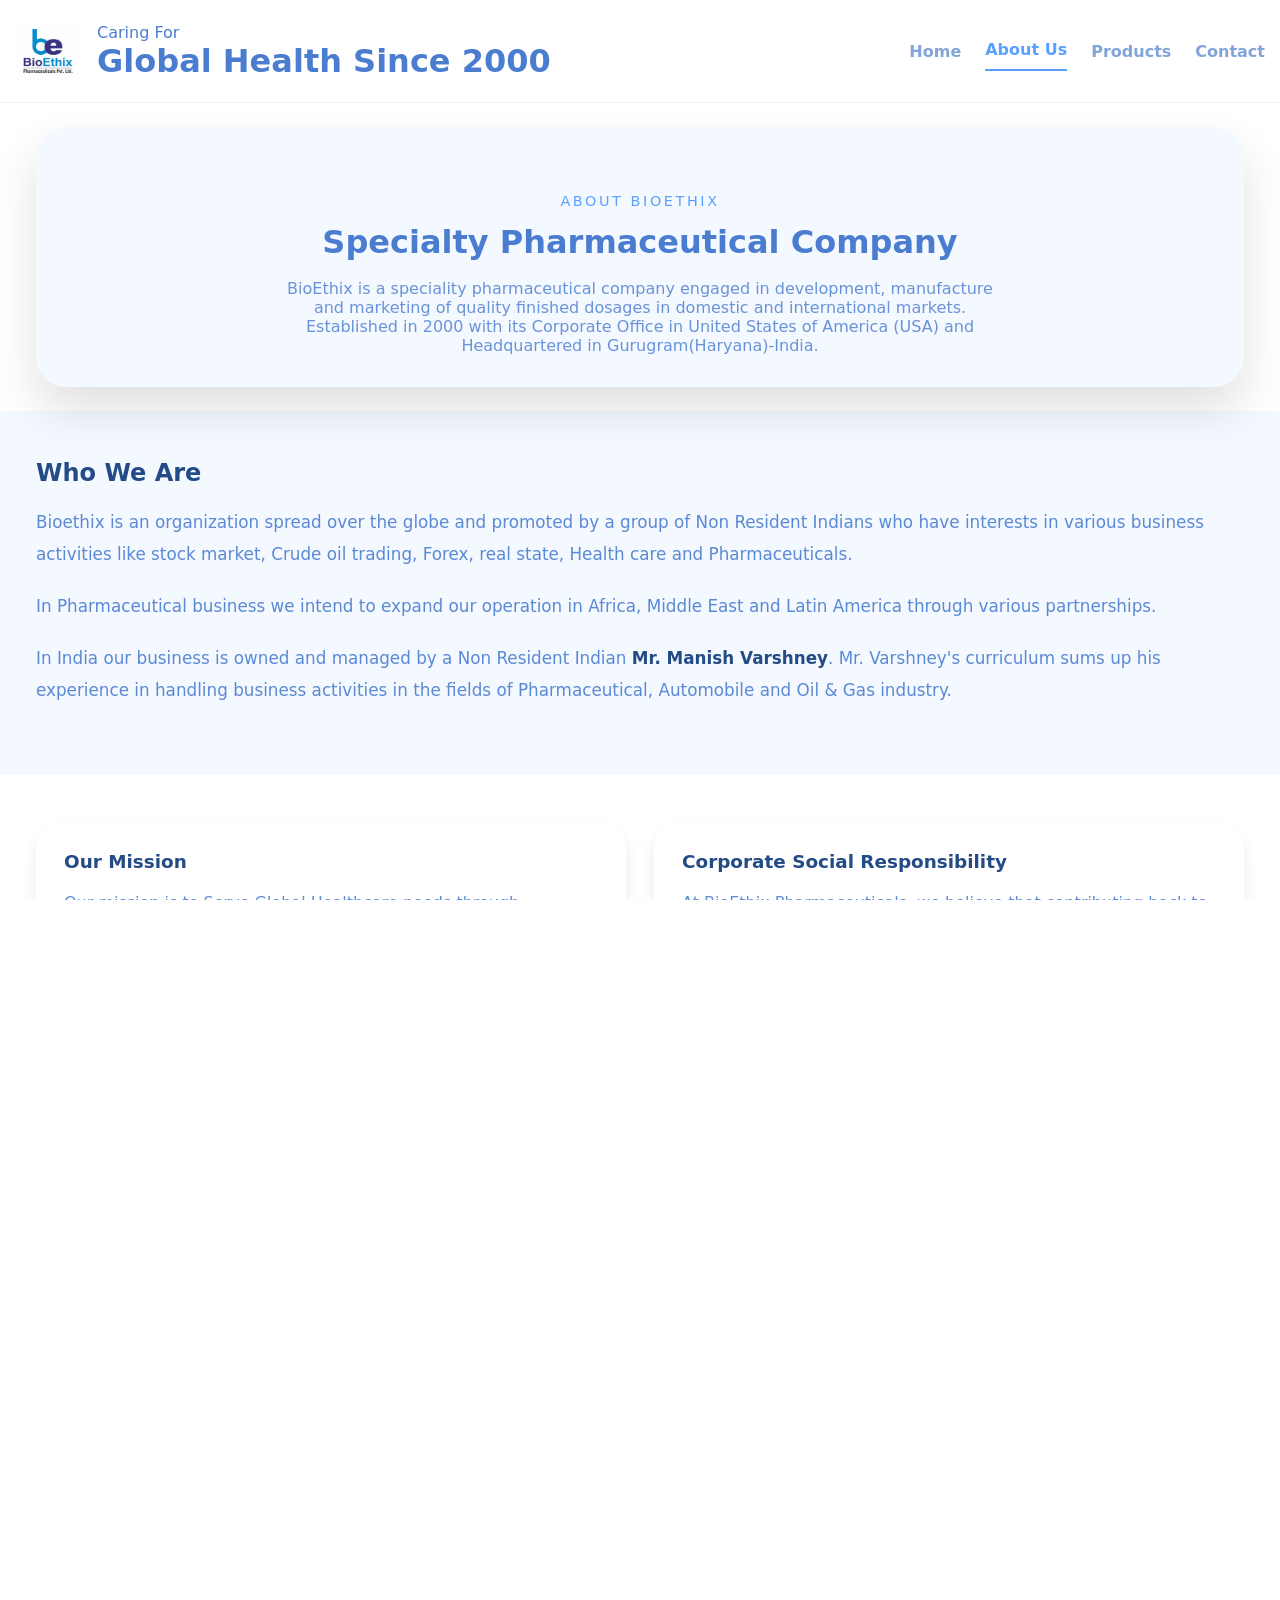
<file: about.html>
<!DOCTYPE html>
<html lang="en">
<head>
    <meta charset="UTF-8">
    <meta name="viewport" content="width=device-width, initial-scale=1.0, minimum-scale=1.0, maximum-scale=5.0, user-scalable=yes">
    <title>About Us | BioEthix Pharmaceuticals – Our Mission &amp; Values</title>
    <meta name="description" content="Learn about BioEthix Pharmaceuticals – a global specialty pharma company founded in 2000, led by NRI entrepreneurs, with operations in India, USA, Africa, and the Middle East.">
    <meta name="robots" content="index, follow">
    <link rel="canonical" href="https://www.bioethix.com/about.html">

    <!-- Open Graph -->
    <meta property="og:type" content="website">
    <meta property="og:url" content="https://www.bioethix.com/about.html">
    <meta property="og:title" content="About Us | BioEthix Pharmaceuticals">
    <meta property="og:description" content="Global specialty pharma company founded in 2000. Mission, values, and CSR commitment.">
    <meta property="og:image" content="https://www.bioethix.com/logo.jpeg">
    <meta property="og:site_name" content="BioEthix Pharmaceuticals">

    <!-- Twitter Card -->
    <meta name="twitter:card" content="summary_large_image">
    <meta name="twitter:title" content="About Us | BioEthix Pharmaceuticals">
    <meta name="twitter:description" content="Global specialty pharma company founded in 2000. Mission, values, and CSR commitment.">
    <meta name="twitter:image" content="https://www.bioethix.com/logo.jpeg">

    <!-- Schema.org: AboutPage -->
    <script type="application/ld+json">
    {
      "@context": "https://schema.org",
      "@type": "AboutPage",
      "name": "About BioEthix Pharmaceuticals",
      "url": "https://www.bioethix.com/about.html",
      "description": "BioEthix Pharmaceuticals is a specialty pharma company founded in 2000, engaged in development, manufacture and marketing of quality finished dosages.",
      "publisher": {
        "@type": "Organization",
        "name": "BioEthix Pharmaceuticals Pvt. Ltd.",
        "url": "https://www.bioethix.com"
      }
    }
    </script>

    <!-- Preload critical resources -->
    <link rel="preload" href="../styles/style.css" as="style">
    <link rel="preload" href="../scripts/script.js" as="script">

    <link rel="stylesheet" href="../styles/style.css">
    <noscript>
        <div style="background: #fff3cd; padding: 12px; text-align: center; border-bottom: 2px solid #ffc107;">
            Your browser does not support JavaScript. Some features may be limited.
        </div>
    </noscript>
    </head>
    <body>
    <header class="site-header">
        <a href="index.html" class="brand-logo">
            <img src="../assets/images/logo.jpeg" loading="lazy" alt="BioEthix Logo">
            <div>
                <p>Caring For</p>
                <h1>Global Health Since 2000</h1>
            </div>
        </a>
        <button class="nav-toggle" aria-label="Toggle navigation" aria-expanded="false">
            <span></span>
            <span></span>
            <span></span>
        </button>
        <nav class="site-nav">
            <a href="index.html">Home</a>
            <a href="about.html" class="active">About Us</a>
            <a href="products.html">Products</a>
            <a href="contact.html">Contact</a>
        </nav>
    </header>

    <main>
        <section class="page-section page-intro">
            <div>
                <span class="eyebrow">About BioEthix</span>
                <h2>Specialty Pharmaceutical Company</h2>
                <p>BioEthix is a speciality pharmaceutical company engaged in development, manufacture and marketing of quality finished dosages in domestic and international markets. Established in 2000 with its Corporate Office in United States of America (USA) and Headquartered in Gurugram(Haryana)-India.</p>
            </div>
        </section>

        <section class="about-company">
            <div class="about-content">
                <h3>Who We Are</h3>
                <p>Bioethix is an organization spread over the globe and promoted by a group of Non Resident Indians who have interests in various business activities like stock market, Crude oil trading, Forex, real state, Health care and Pharmaceuticals.</p>
                <p>In Pharmaceutical business we intend to expand our operation in Africa, Middle East and Latin America through various partnerships.</p>
                <p>In India our business is owned and managed by a Non Resident Indian <strong>Mr. Manish Varshney</strong>. Mr. Varshney's curriculum sums up his experience in handling business activities in the fields of Pharmaceutical, Automobile and Oil & Gas industry.</p>
            </div>
        </section>

        <section class="overview" id="vision">
            <article>
                <h3>Our Mission</h3>
                <p>Our mission is to Serve Global Healthcare needs through Empathy, Innovation and Technology. We believe that to ensure sustained growth, we need to clearly understand our customer's needs and use cutting edge technology to present innovative solutions.</p>
            </article>
            <article>
                <h3>Corporate Social Responsibility</h3>
                <p>At BioEthix Pharmaceuticals, we believe that contributing back to the society is not only a RESPONSIBILITY but a COMMITMENT. Our little value addition to the betterment of society is a part of our mission, in line with our commitment to human health.</p>
                <p>Through the years, BioEthix has strived to make the world around it a better place. Corporate Social Responsibility (CSR) is not just an integral part of our business but devotion; the promise of a brighter future for every life we touch.</p>
            </article>
            <article>
                <h3>Our Values</h3>
                <p>Integrity, innovation, patient focus, and quality guide every decision. We consider it our duty to contribute a share of our earnings towards health benefits to the less privileged, rural welfare to make life easier for rural poor and several charitable activities to do our part towards the welfare of society as a whole.</p>
            </article>
        </section>
    </main>

    <footer class="site-footer">
        <div>
            <h3>Quick Contacts</h3>
            <p>Questions? Our team is ready to help.</p>
            <p><a href="tel:8069278000">+91-8069278000</a></p>
            <p>Sattva Mind Comp Tech Park, Ground Floor, Office 1, 149-A, EPIP II Phase, Whitefield Industrial Area, Bengaluru – 560 066, India.</p>
        </div>
        <div class="footer-links">
            <a href="#">Terms of Use</a>
            <a href="#">Disclaimer</a>
        </div>
    </footer>
    <script>
        // Touch vs mouse detection
        document.documentElement.classList.add('no-touch');
        window.addEventListener('touchstart', function() {
            document.documentElement.classList.remove('no-touch');
            document.documentElement.classList.add('touch');
        }, { once: true });
    </script>
    <script src="../scripts/script.js"></script>
</body>
</html>
</file>
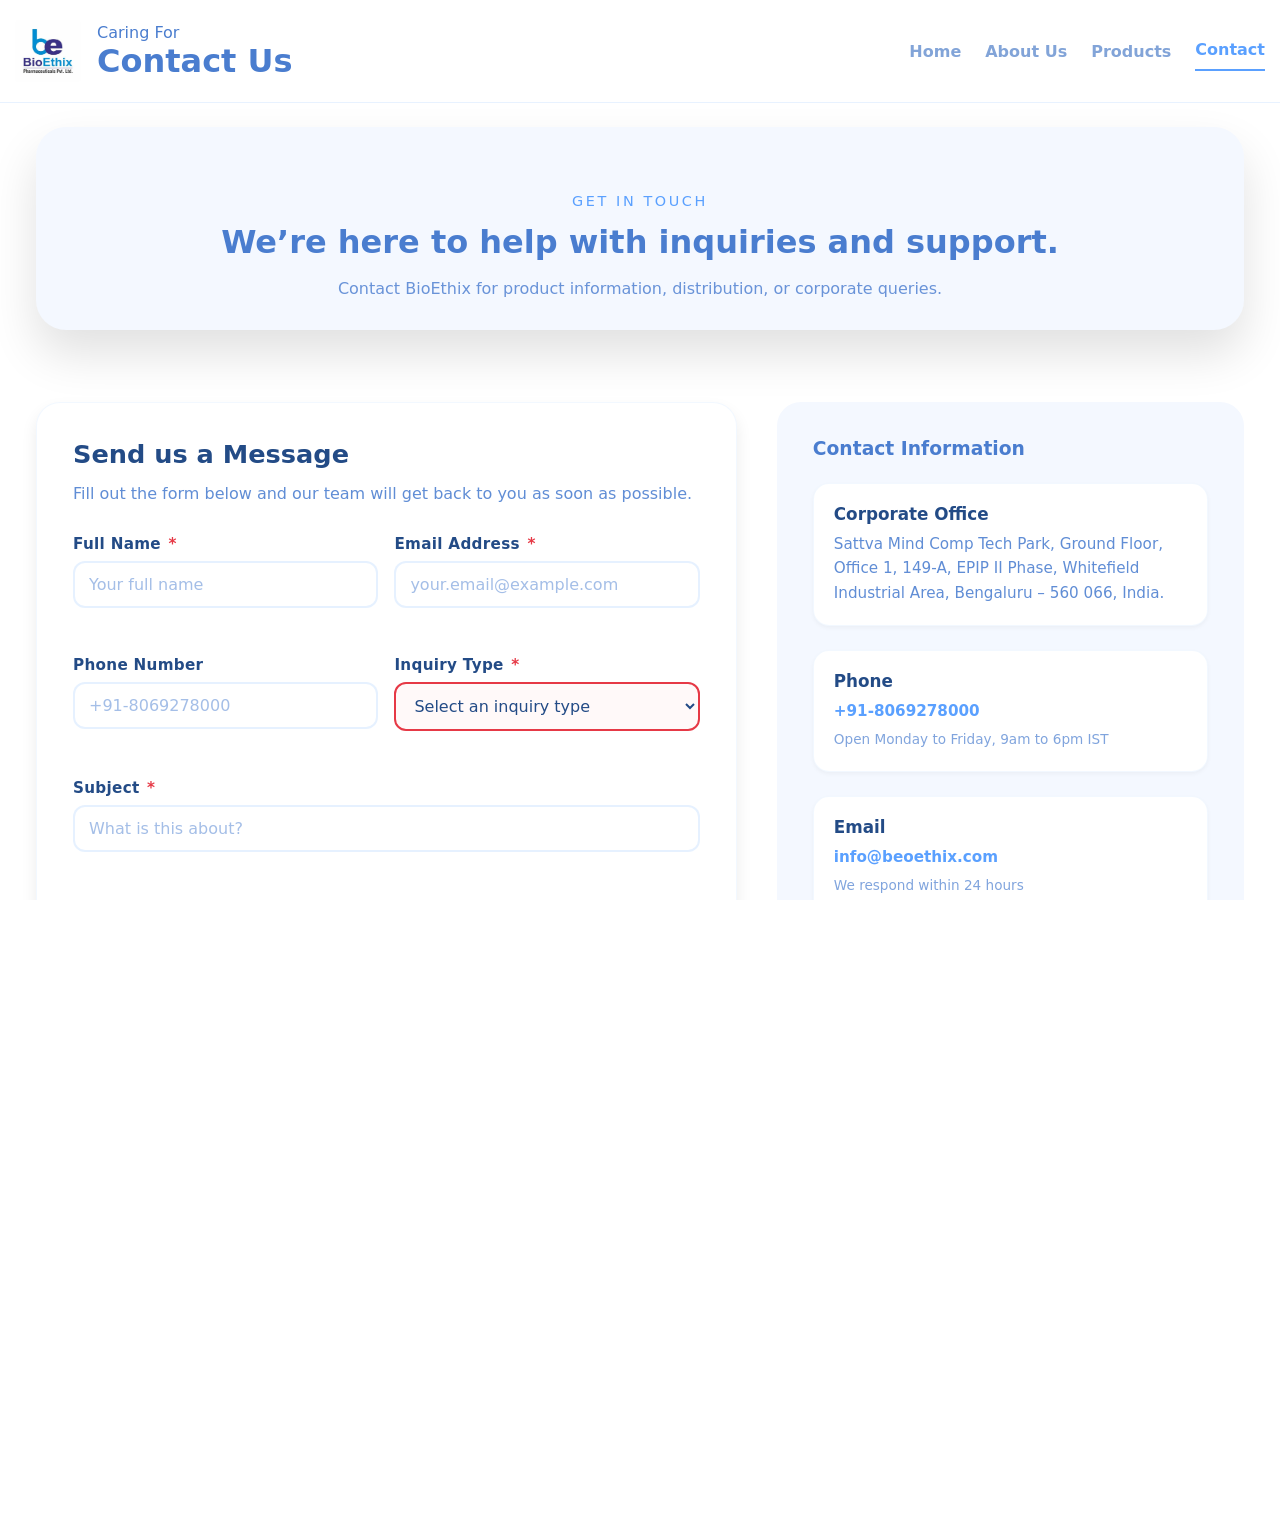
<file: contact.html>
<!DOCTYPE html>
<html lang="en">
<head>
    <meta charset="UTF-8">
    <meta name="viewport" content="width=device-width, initial-scale=1.0, minimum-scale=1.0, maximum-scale=5.0, user-scalable=yes">
    <title>Contact Us | BioEthix Pharmaceuticals – Gurugram, India</title>
    <meta name="description" content="Contact BioEthix Pharmaceuticals for product inquiries, distribution partnerships, or corporate queries. Call +91-8069278000 or email info@bioethix.com.">
    <meta name="robots" content="index, follow">
    <link rel="canonical" href="https://www.bioethix.com/contact.html">

    <!-- Open Graph -->
    <meta property="og:type" content="website">
    <meta property="og:url" content="https://www.bioethix.com/contact.html">
    <meta property="og:title" content="Contact Us | BioEthix Pharmaceuticals">
    <meta property="og:description" content="Reach BioEthix for product inquiries, distribution, or corporate queries. Bengaluru, India.">
    <meta property="og:image" content="https://www.bioethix.com/logo.jpeg">
    <meta property="og:site_name" content="BioEthix Pharmaceuticals">

    <!-- Twitter Card -->
    <meta name="twitter:card" content="summary_large_image">
    <meta name="twitter:title" content="Contact Us | BioEthix Pharmaceuticals">
    <meta name="twitter:description" content="Reach BioEthix for product inquiries, distribution, or corporate queries.">
    <meta name="twitter:image" content="https://www.bioethix.com/logo.jpeg">

    <!-- Schema.org: LocalBusiness / ContactPage -->
    <script type="application/ld+json">
    {
      "@context": "https://schema.org",
      "@type": "LocalBusiness",
      "name": "BioEthix Pharmaceuticals Pvt. Ltd.",
      "url": "https://www.bioethix.com",
      "telephone": "+91-8069278000",
      "email": "info@bioethix.com",
      "address": {
        "@type": "PostalAddress",
        "streetAddress": "Sattva Mind Comp Tech Park, Ground Floor, Office 1, 149-A, EPIP II Phase, Whitefield Industrial Area",
        "addressLocality": "Bengaluru",
        "postalCode": "560066",
        "addressCountry": "IN"
      },
      "openingHours": "Mo-Fr 09:00-18:00"
    }
    </script>

    <!-- Preload critical resources -->
    <link rel="preload" href="../styles/style.css" as="style">
    <link rel="preload" href="../scripts/script.js" as="script">

    <link rel="stylesheet" href="../styles/style.css">
    <noscript>
        <div style="background: #fff3cd; padding: 12px; text-align: center; border-bottom: 2px solid #ffc107;">
            Your browser does not support JavaScript. Some features may be limited.
        </div>
    </noscript>
    </head>
    <body>
    <header class="site-header">
        <a href="index.html" class="brand-logo">
            <img src="../assets/images/logo.jpeg" loading="lazy" alt="BioEthix Logo">
            <div>
                <p>Caring For</p>
                <h1>Contact Us</h1>
            </div>
        </a>
        <button class="nav-toggle" aria-label="Toggle navigation" aria-expanded="false">
            <span></span>
            <span></span>
            <span></span>
        </button>
        <nav class="site-nav">
            <a href="index.html">Home</a>
            <a href="about.html">About Us</a>
            <a href="products.html">Products</a>
            <a href="contact.html" class="active">Contact</a>
        </nav>
    </header>

    <main>
        <section class="page-section page-intro">
            <div>
                <span class="eyebrow">Get in Touch</span>
                <h2>We’re here to help with inquiries and support.</h2>
                <p>Contact BioEthix for product information, distribution, or corporate queries.</p>
            </div>
        </section>

        <section class="contact-form-section">
            <div class="form-container">
                <h2>Send us a Message</h2>
                <p>Fill out the form below and our team will get back to you as soon as possible.</p>
                
                <form id="contactForm" class="contact-form" action="#" method="POST" novalidate>
                    <div class="form-row">
                        <div class="form-group">
                            <label for="fullName">Full Name <span class="required">*</span></label>
                            <input type="text" id="fullName" name="fullName" autocomplete="name" inputmode="text" required placeholder="Your full name">
                            <span class="error-message" id="fullNameError"></span>
                        </div>
                        <div class="form-group">
                            <label for="email">Email Address <span class="required">*</span></label>
                            <input type="email" id="email" name="email" autocomplete="email" inputmode="email" required placeholder="your.email@example.com">
                            <span class="error-message" id="emailError"></span>
                        </div>
                    </div>

                    <div class="form-row">
                        <div class="form-group">
                            <label for="phone">Phone Number</label>
                            <input type="tel" id="phone" name="phone" autocomplete="tel" inputmode="tel" placeholder="+91-8069278000">
                            <span class="error-message" id="phoneError"></span>
                        </div>
                        <div class="form-group">
                            <label for="inquiryType">Inquiry Type <span class="required">*</span></label>
                            <select id="inquiryType" name="inquiryType" required>
                                <option value="">Select an inquiry type</option>
                                <option value="product">Product Information</option>
                                <option value="distribution">Distribution Partnership</option>
                                <option value="corporate">Corporate Query</option>
                                <option value="other">Other</option>
                            </select>
                            <span class="error-message" id="inquiryTypeError"></span>
                        </div>
                    </div>

                    <div class="form-group">
                        <label for="subject">Subject <span class="required">*</span></label>
                        <input type="text" id="subject" name="subject" autocomplete="off" inputmode="text" required placeholder="What is this about?">
                        <span class="error-message" id="subjectError"></span>
                    </div>

                    <div class="form-group">
                        <label for="message">Message <span class="required">*</span></label>
                        <textarea id="message" name="message" autocomplete="off" inputmode="text" required placeholder="Please provide details about your inquiry..." rows="6"></textarea>
                        <span class="error-message" id="messageError"></span>
                    </div>

                    <div class="form-group checkbox-group">
                        <label>
                            <input type="checkbox" id="terms" name="terms" required>
                            <span>I agree to the terms and privacy policy</span>
                        </label>
                        <span class="error-message" id="termsError"></span>
                    </div>

                    <button type="submit" class="btn btn-primary btn-submit">Send Message</button>
                    <div id="formMessage" class="form-message"></div>
                </form>
            </div>

            <div class="contact-info">
                <h3>Contact Information</h3>
                
                <article>
                    <h4>Corporate Office</h4>
                    <p>Sattva Mind Comp Tech Park, Ground Floor, Office 1, 149-A, EPIP II Phase, Whitefield Industrial Area, Bengaluru – 560 066, India.</p>
                </article>
                
                <article>
                    <h4>Phone</h4>
                    <p><a href="tel:+918069278000">+91-8069278000</a></p>
                    <p><small>Open Monday to Friday, 9am to 6pm IST</small></p>
                </article>
                
                <article>
                    <h4>Email</h4>
                    <p><a href="#" id="emailLink" data-email="aW5mb0BiZW9ldGhpeC5jb20=" rel="noopener noreferrer">[Protected Email]</a></p>
                    <p><small>We respond within 24 hours</small></p>
                </article>
            </div>
        </section>
    </main>

    <footer class="site-footer">
        <div>
            <h3>Quick Contacts</h3>
            <p>If you have any questions or need help, feel free to contact our team.</p>
            <p><a href="tel:8069278000">+91-8069278000</a></p>
        </div>
        <div class="footer-links">
            <a href="#">Terms of Use</a>
            <a href="#">Disclaimer</a>
        </div>
    </footer>
    <script>
        // Touch vs mouse detection
        document.documentElement.classList.add('no-touch');
        window.addEventListener('touchstart', function() {
            document.documentElement.classList.remove('no-touch');
            document.documentElement.classList.add('touch');
        }, { once: true });
    </script>
    <script src="../scripts/script.js"></script>
</body>
</html>
</file>
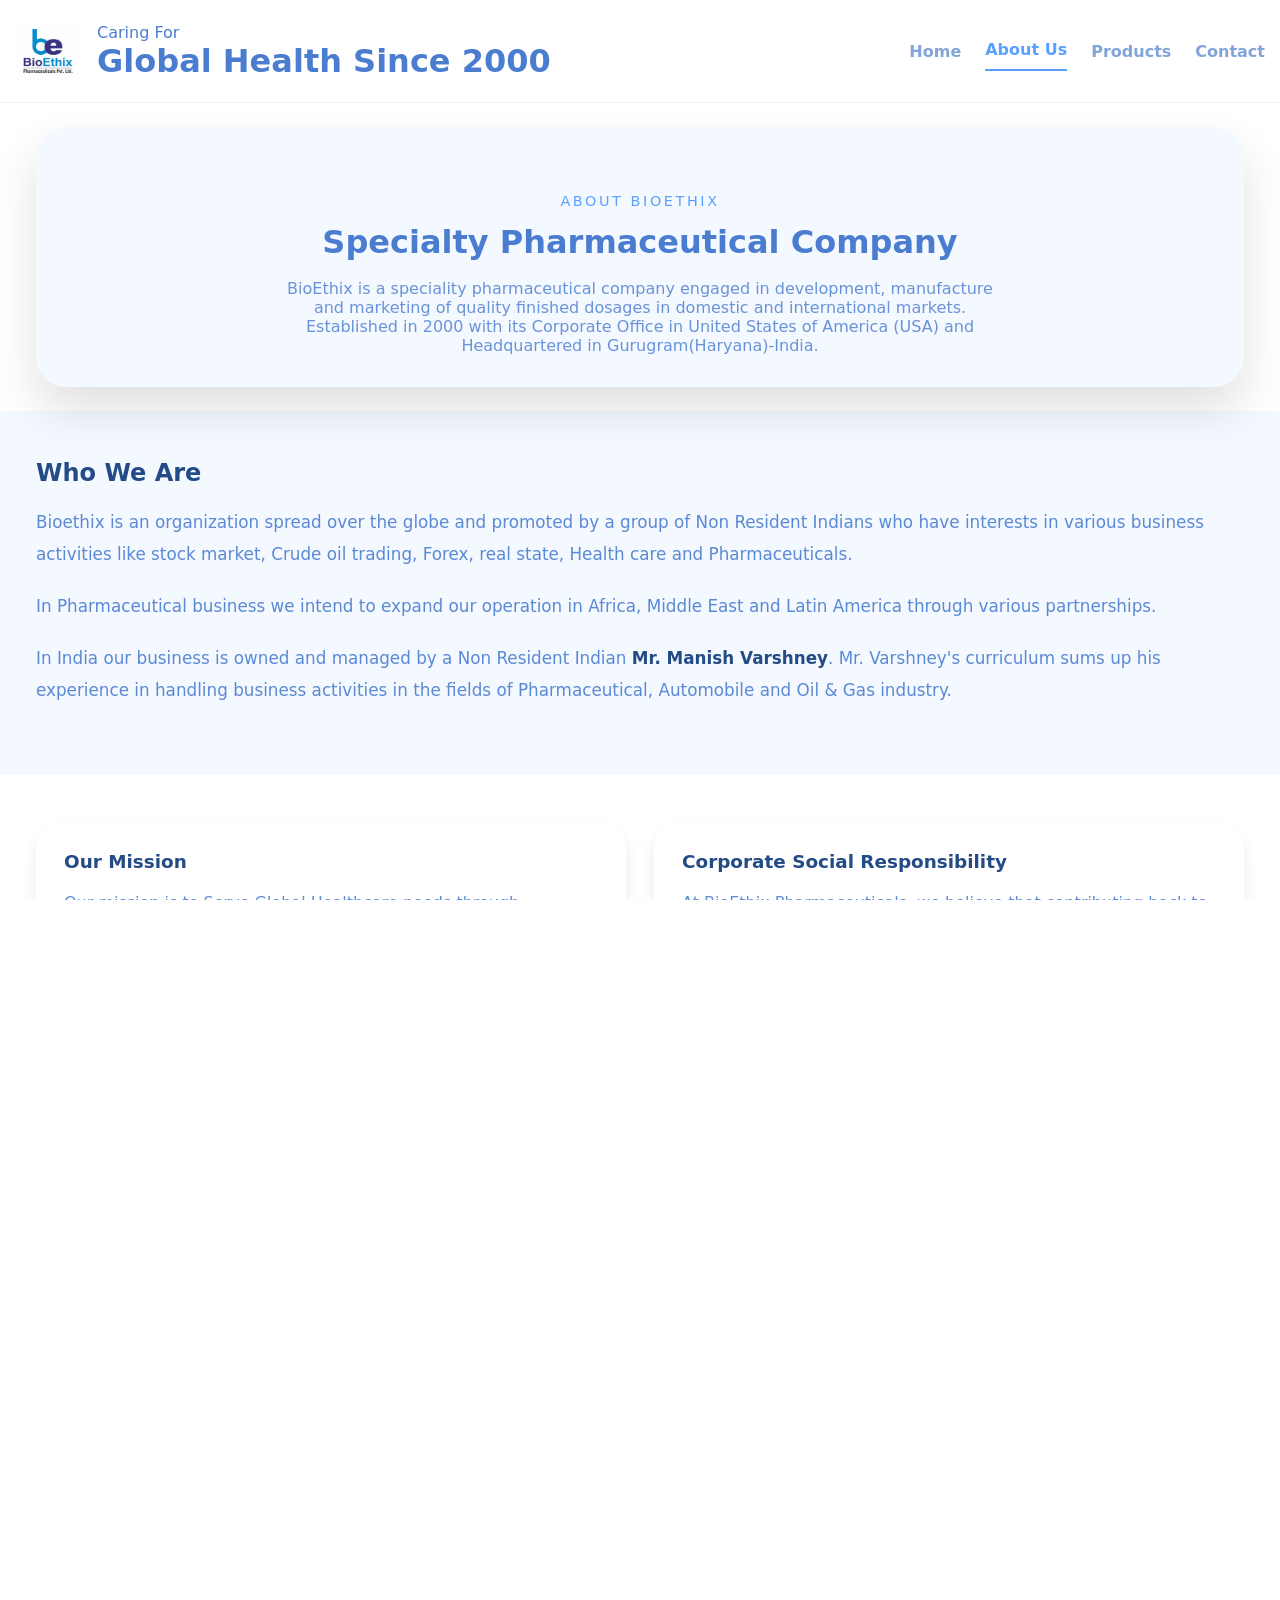
<file: pages/about.html>
<!DOCTYPE html>
<html lang="en">
<head>
    <meta charset="UTF-8">
    <meta name="viewport" content="width=device-width, initial-scale=1.0">
    <title>About Us | BioEthix Pharmaceuticals – Our Mission &amp; Values</title>
    <meta name="description" content="Learn about BioEthix Pharmaceuticals – a global specialty pharma company founded in 2000, led by NRI entrepreneurs, with operations in India, USA, Africa, and the Middle East.">
    <meta name="robots" content="index, follow">
    <link rel="canonical" href="https://www.bioethix.com/about.html">

    <!-- Open Graph -->
    <meta property="og:type" content="website">
    <meta property="og:url" content="https://www.bioethix.com/about.html">
    <meta property="og:title" content="About Us | BioEthix Pharmaceuticals">
    <meta property="og:description" content="Global specialty pharma company founded in 2000. Mission, values, and CSR commitment.">
    <meta property="og:image" content="https://www.bioethix.com/logo.jpeg">
    <meta property="og:site_name" content="BioEthix Pharmaceuticals">

    <!-- Twitter Card -->
    <meta name="twitter:card" content="summary_large_image">
    <meta name="twitter:title" content="About Us | BioEthix Pharmaceuticals">
    <meta name="twitter:description" content="Global specialty pharma company founded in 2000. Mission, values, and CSR commitment.">
    <meta name="twitter:image" content="https://www.bioethix.com/logo.jpeg">

    <!-- Schema.org: AboutPage -->
    <script type="application/ld+json">
    {
      "@context": "https://schema.org",
      "@type": "AboutPage",
      "name": "About BioEthix Pharmaceuticals",
      "url": "https://www.bioethix.com/about.html",
      "description": "BioEthix Pharmaceuticals is a specialty pharma company founded in 2000, engaged in development, manufacture and marketing of quality finished dosages.",
      "publisher": {
        "@type": "Organization",
        "name": "BioEthix Pharmaceuticals Pvt. Ltd.",
        "url": "https://www.bioethix.com"
      }
    }
    </script>

    <link rel="stylesheet" href="../styles/style.css">
</head>
<body>
    <header class="site-header">
        <a href="index.html" class="brand-logo">
            <img src="../assets/images/logo.jpeg" alt="BioEthix Logo">
            <div>
                <p>Caring For</p>
                <h1>Global Health Since 2000</h1>
            </div>
        </a>
        <button class="nav-toggle" aria-label="Toggle navigation" aria-expanded="false">
            <span></span>
            <span></span>
            <span></span>
        </button>
        <nav class="site-nav">
            <a href="index.html">Home</a>
            <a href="about.html" class="active">About Us</a>
            <a href="products.html">Products</a>
            <a href="contact.html">Contact</a>
        </nav>
    </header>

    <main>
        <section class="page-section page-intro">
            <div>
                <span class="eyebrow">About BioEthix</span>
                <h2>Specialty Pharmaceutical Company</h2>
                <p>BioEthix is a speciality pharmaceutical company engaged in development, manufacture and marketing of quality finished dosages in domestic and international markets. Established in 2000 with its Corporate Office in United States of America (USA) and Headquartered in Gurugram(Haryana)-India.</p>
            </div>
        </section>

        <section class="about-company">
            <div class="about-content">
                <h3>Who We Are</h3>
                <p>Bioethix is an organization spread over the globe and promoted by a group of Non Resident Indians who have interests in various business activities like stock market, Crude oil trading, Forex, real state, Health care and Pharmaceuticals.</p>
                <p>In Pharmaceutical business we intend to expand our operation in Africa, Middle East and Latin America through various partnerships.</p>
                <p>In India our business is owned and managed by a Non Resident Indian <strong>Mr. Manish Varshney</strong>. Mr. Varshney's curriculum sums up his experience in handling business activities in the fields of Pharmaceutical, Automobile and Oil & Gas industry.</p>
            </div>
        </section>

        <section class="overview" id="vision">
            <article>
                <h3>Our Mission</h3>
                <p>Our mission is to Serve Global Healthcare needs through Empathy, Innovation and Technology. We believe that to ensure sustained growth, we need to clearly understand our customer's needs and use cutting edge technology to present innovative solutions.</p>
            </article>
            <article>
                <h3>Corporate Social Responsibility</h3>
                <p>At BioEthix Pharmaceuticals, we believe that contributing back to the society is not only a RESPONSIBILITY but a COMMITMENT. Our little value addition to the betterment of society is a part of our mission, in line with our commitment to human health.</p>
                <p>Through the years, BioEthix has strived to make the world around it a better place. Corporate Social Responsibility (CSR) is not just an integral part of our business but devotion; the promise of a brighter future for every life we touch.</p>
            </article>
            <article>
                <h3>Our Values</h3>
                <p>Integrity, innovation, patient focus, and quality guide every decision. We consider it our duty to contribute a share of our earnings towards health benefits to the less privileged, rural welfare to make life easier for rural poor and several charitable activities to do our part towards the welfare of society as a whole.</p>
            </article>
        </section>
    </main>

    <footer class="site-footer">
        <div>
            <h3>Quick Contacts</h3>
            <p>Questions? Our team is ready to help.</p>
            <p><a href="tel:8069278000">+91-8069278000</a></p>
            <p>Sattva Mind Comp Tech Park, Ground Floor, Office 1, 149-A, EPIP II Phase, Whitefield Industrial Area, Bengaluru – 560 066, India.</p>
        </div>
        <div class="footer-links">
            <a href="#">Terms of Use</a>
            <a href="#">Disclaimer</a>
        </div>
    </footer>
    <script src="../scripts/script.js"></script>
</body>
</html>
</file>
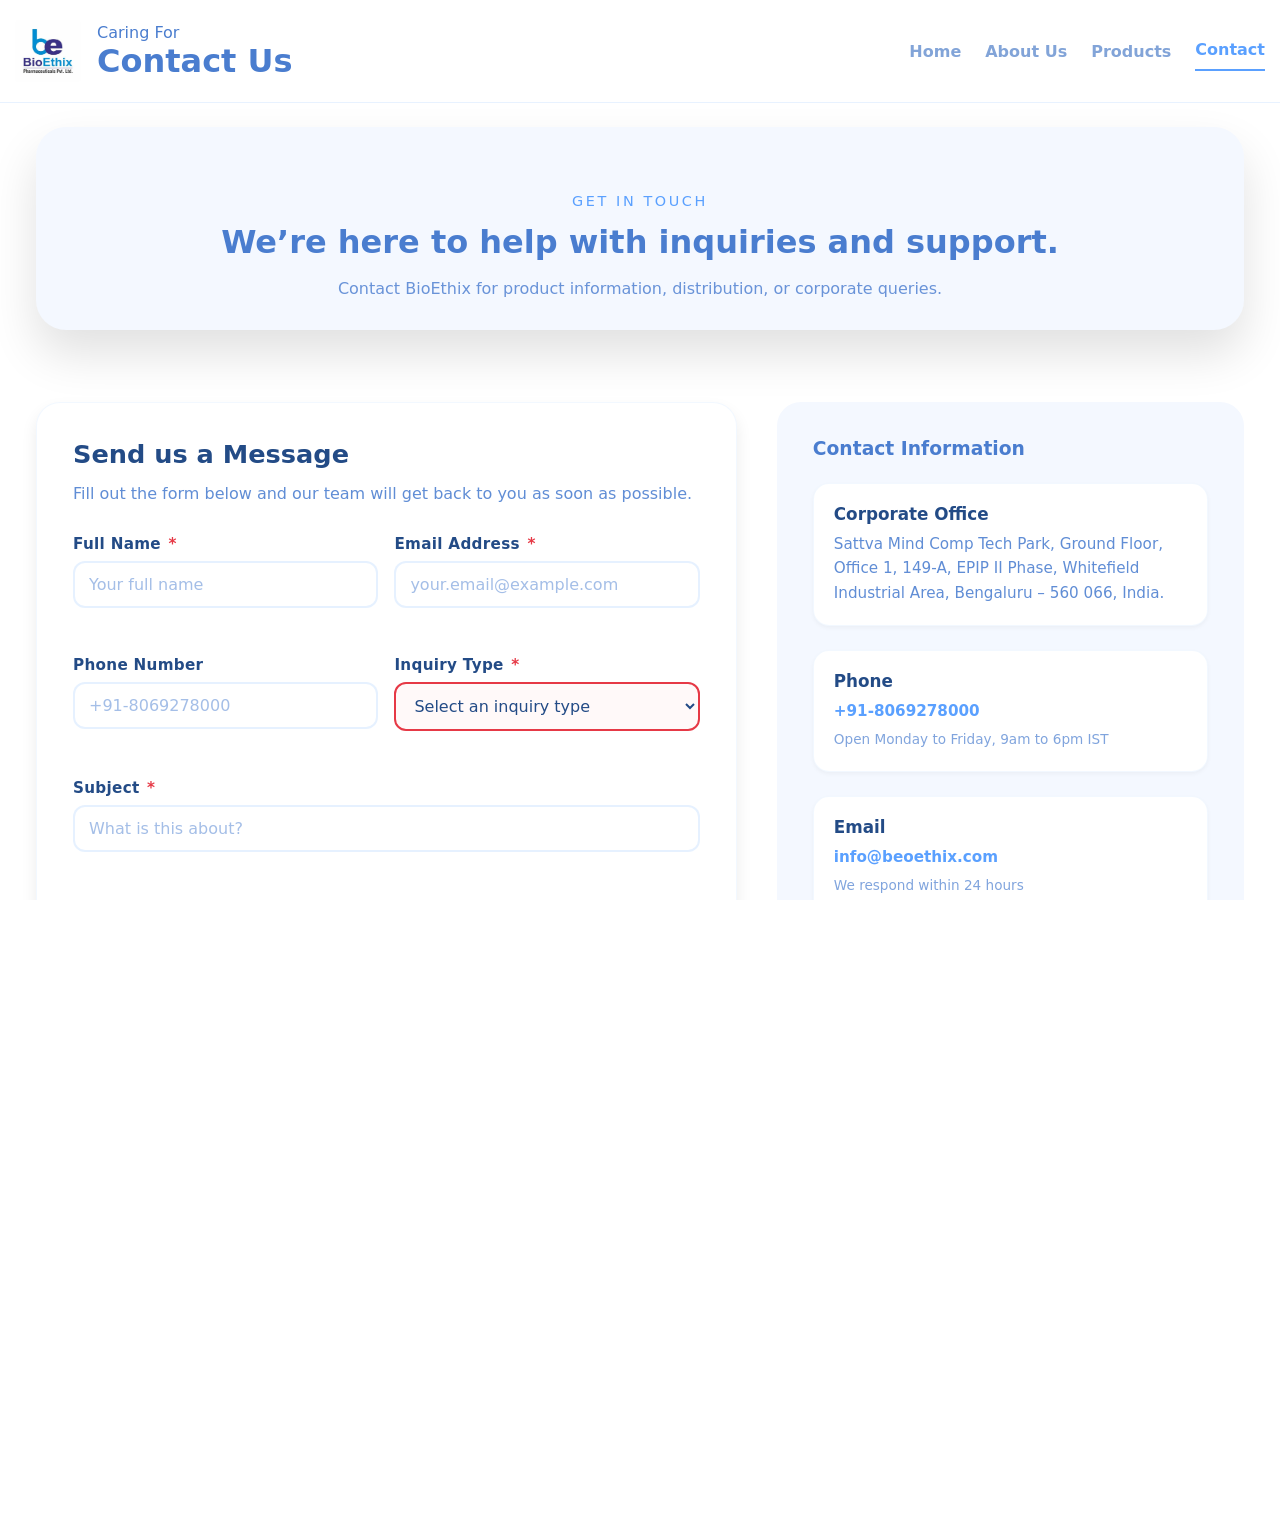
<file: pages/contact.html>
<!DOCTYPE html>
<html lang="en">
<head>
    <meta charset="UTF-8">
    <meta name="viewport" content="width=device-width, initial-scale=1.0">
    <title>Contact Us | BioEthix Pharmaceuticals – Bengaluru, India</title>
    <meta name="description" content="Contact BioEthix Pharmaceuticals for product inquiries, distribution partnerships, or corporate queries. Call +91-8069278000 or email info@bioethix.com.">
    <meta name="robots" content="index, follow">
    <link rel="canonical" href="https://www.bioethix.com/contact.html">

    <!-- Open Graph -->
    <meta property="og:type" content="website">
    <meta property="og:url" content="https://www.bioethix.com/contact.html">
    <meta property="og:title" content="Contact Us | BioEthix Pharmaceuticals">
    <meta property="og:description" content="Reach BioEthix for product inquiries, distribution, or corporate queries. Bengaluru, India.">
    <meta property="og:image" content="https://www.bioethix.com/logo.jpeg">
    <meta property="og:site_name" content="BioEthix Pharmaceuticals">

    <!-- Twitter Card -->
    <meta name="twitter:card" content="summary_large_image">
    <meta name="twitter:title" content="Contact Us | BioEthix Pharmaceuticals">
    <meta name="twitter:description" content="Reach BioEthix for product inquiries, distribution, or corporate queries.">
    <meta name="twitter:image" content="https://www.bioethix.com/logo.jpeg">

    <!-- Schema.org: LocalBusiness / ContactPage -->
    <script type="application/ld+json">
    {
      "@context": "https://schema.org",
      "@type": "LocalBusiness",
      "name": "BioEthix Pharmaceuticals Pvt. Ltd.",
      "url": "https://www.bioethix.com",
      "telephone": "+91-8069278000",
      "email": "info@bioethix.com",
      "address": {
        "@type": "PostalAddress",
        "streetAddress": "Sattva Mind Comp Tech Park, Ground Floor, Office 1, 149-A, EPIP II Phase, Whitefield Industrial Area",
        "addressLocality": "Bengaluru",
        "postalCode": "560066",
        "addressCountry": "IN"
      },
      "openingHours": "Mo-Fr 09:00-18:00"
    }
    </script>

    <link rel="stylesheet" href="../styles/style.css">
</head>
<body>
    <header class="site-header">
        <a href="index.html" class="brand-logo">
            <img src="../assets/images/logo.jpeg" alt="BioEthix Logo">
            <div>
                <p>Caring For</p>
                <h1>Contact Us</h1>
            </div>
        </a>
        <button class="nav-toggle" aria-label="Toggle navigation" aria-expanded="false">
            <span></span>
            <span></span>
            <span></span>
        </button>
        <nav class="site-nav">
            <a href="index.html">Home</a>
            <a href="about.html">About Us</a>
            <a href="products.html">Products</a>
            <a href="contact.html" class="active">Contact</a>
        </nav>
    </header>

    <main>
        <section class="page-section page-intro">
            <div>
                <span class="eyebrow">Get in Touch</span>
                <h2>We’re here to help with inquiries and support.</h2>
                <p>Contact BioEthix for product information, distribution, or corporate queries.</p>
            </div>
        </section>

        <section class="contact-form-section">
            <div class="form-container">
                <h2>Send us a Message</h2>
                <p>Fill out the form below and our team will get back to you as soon as possible.</p>
                
                <form id="contactForm" class="contact-form" novalidate>
                    <div class="form-row">
                        <div class="form-group">
                            <label for="fullName">Full Name <span class="required">*</span></label>
                            <input type="text" id="fullName" name="fullName" required placeholder="Your full name">
                            <span class="error-message" id="fullNameError"></span>
                        </div>
                        <div class="form-group">
                            <label for="email">Email Address <span class="required">*</span></label>
                            <input type="email" id="email" name="email" required placeholder="your.email@example.com">
                            <span class="error-message" id="emailError"></span>
                        </div>
                    </div>

                    <div class="form-row">
                        <div class="form-group">
                            <label for="phone">Phone Number</label>
                            <input type="tel" id="phone" name="phone" placeholder="+91-8069278000">
                            <span class="error-message" id="phoneError"></span>
                        </div>
                        <div class="form-group">
                            <label for="inquiryType">Inquiry Type <span class="required">*</span></label>
                            <select id="inquiryType" name="inquiryType" required>
                                <option value="">Select an inquiry type</option>
                                <option value="product">Product Information</option>
                                <option value="distribution">Distribution Partnership</option>
                                <option value="corporate">Corporate Query</option>
                                <option value="other">Other</option>
                            </select>
                            <span class="error-message" id="inquiryTypeError"></span>
                        </div>
                    </div>

                    <div class="form-group">
                        <label for="subject">Subject <span class="required">*</span></label>
                        <input type="text" id="subject" name="subject" required placeholder="What is this about?">
                        <span class="error-message" id="subjectError"></span>
                    </div>

                    <div class="form-group">
                        <label for="message">Message <span class="required">*</span></label>
                        <textarea id="message" name="message" required placeholder="Please provide details about your inquiry..." rows="6"></textarea>
                        <span class="error-message" id="messageError"></span>
                    </div>

                    <div class="form-group checkbox-group">
                        <label>
                            <input type="checkbox" id="terms" name="terms" required>
                            <span>I agree to the terms and privacy policy</span>
                        </label>
                        <span class="error-message" id="termsError"></span>
                    </div>

                    <button type="submit" class="btn btn-primary btn-submit">Send Message</button>
                    <div id="formMessage" class="form-message"></div>
                </form>
            </div>

            <div class="contact-info">
                <h3>Contact Information</h3>
                
                <article>
                    <h4>Corporate Office</h4>
                    <p>Sattva Mind Comp Tech Park, Ground Floor, Office 1, 149-A, EPIP II Phase, Whitefield Industrial Area, Bengaluru – 560 066, India.</p>
                </article>
                
                <article>
                    <h4>Phone</h4>
                    <p><a href="tel:+918069278000">+91-8069278000</a></p>
                    <p><small>Open Monday to Friday, 9am to 6pm IST</small></p>
                </article>
                
                <article>
                    <h4>Email</h4>
                    <p><a href="#" id="emailLink" data-email="aW5mb0BiZW9ldGhpeC5jb20=" rel="noopener noreferrer">[Protected Email]</a></p>
                    <p><small>We respond within 24 hours</small></p>
                </article>
            </div>
        </section>
    </main>

    <footer class="site-footer">
        <div>
            <h3>Quick Contacts</h3>
            <p>If you have any questions or need help, feel free to contact our team.</p>
            <p><a href="tel:8069278000">+91-8069278000</a></p>
        </div>
        <div class="footer-links">
            <a href="#">Terms of Use</a>
            <a href="#">Disclaimer</a>
        </div>
    </footer>
    <script src="../scripts/script.js"></script>
</body>
</html>
</file>
<file: styles/style.css>
/* Global reset */
* {
    margin: 0;
    padding: 0;
    box-sizing: border-box;
}

:root {
    --bg: #ffffff;
    --surface: #f4f8ff;
    --surface-soft: #eef4ff;
    --text: #4a7dcf;
    --muted: #82a4d8;
    --primary: #5aa0ff;
    --primary-soft: #346bbf;
    --accent: #82b4ff;
    --border: rgba(90, 160, 255, 0.14);

    /* Shadow Scale */
    --shadow-xs: 0 2px 4px rgba(0, 0, 0, 0.04);
    --shadow-sm: 0 4px 8px rgba(0, 0, 0, 0.06);
    --shadow-md: 0 8px 16px rgba(0, 0, 0, 0.08);
    --shadow-lg: 0 16px 32px rgba(0, 0, 0, 0.10);
    --shadow-xl: 0 24px 48px rgba(0, 0, 0, 0.12);
    --shadow-2xl: 0 32px 64px rgba(0, 0, 0, 0.14);
    --shadow: var(--shadow-xl);
}

html, body {
    width: 100%;
    height: 100%;
    min-height: 100vh;
    font-family: system-ui, -apple-system, BlinkMacSystemFont, "Segoe UI", Roboto, Helvetica, Arial, sans-serif;
    color: var(--text);
    background: var(--bg);
    /* FIX: overflow-x: hidden lives ONLY here, not on inner containers.
       This prevents horizontal scroll while letting shadows breathe inside the page. */
    overflow-x: hidden;
    -webkit-overflow-scrolling: touch;
}

/* Prevent horizontal overflow on all containers — but NOT overflow: hidden,
   which would clip box-shadows. We rely on the html/body clip above. */
main, section, article, div, header, footer {
    max-width: 100%;
}

/* Handle long words and URLs */
p, a, li, h1, h2, h3, h4, h5, h6, span {
    overflow-wrap: break-word;
    word-wrap: break-word;
    word-break: break-word;
    -webkit-hyphens: auto;
    hyphens: auto;
}

/* Ensure images never overflow */
img {
    max-width: 100%;
    height: auto;
    display: block;
    transition: transform 0.25s ease, filter 0.25s ease;
}

img:hover {
    transform: scale(1.03);
    filter: brightness(1.05);
}

a {
    color: inherit;
    text-decoration: none;
}

/* ─── Page Section ──────────────────────────────────────────────────────────── */

.page-section {
    padding: 64px 36px 32px;
    background: var(--surface);
    /* FIX: use margin instead of padding inside a container so the shadow has
       room. Keep overflow: visible (default) — the html/body clip handles scroll. */
    margin: 24px 36px;
    border-radius: 30px;
    box-shadow: var(--shadow);
    transition: transform 0.25s ease, box-shadow 0.25s ease, border-color 0.25s ease;
    position: relative;
    /* FIX: removed overflow: visible declaration — it's the default, but was
       previously absent causing some browsers to inherit 'hidden' from parents */
}

.page-section:hover {
    transform: translateY(-4px);
    box-shadow: 0 28px 70px rgba(0, 0, 0, 0.12);
    border: 1px solid rgba(90, 160, 255, 0.18);
}

.page-section.page-intro {
    display: flex;
    align-items: center;
    justify-content: center;
    text-align: center;
    animation: fadeInUp 0.85s ease both;
}

.page-section.page-intro .eyebrow {
    margin-bottom: 14px;
}

.page-section.page-intro h2 {
    font-size: clamp(2rem, 2.4vw, 2.8rem);
    margin-bottom: 18px;
}

.page-section.page-intro p {
    max-width: 720px;
    margin: 0 auto;
    color: rgba(74, 125, 207, 0.82);
}

/* ─── Site Header ───────────────────────────────────────────────────────────── */

.site-header {
    display: flex;
    align-items: center;
    justify-content: space-between;
    padding: 18px 15px;
    background: rgba(255, 255, 255, 0.96);
    border-bottom: 1px solid var(--border);
    backdrop-filter: blur(10px);
    position: sticky;
    top: 0;
    z-index: 1000;
    animation: fadeInDown 0.8s ease both;
    transition: padding 0.3s ease, background 0.3s ease;
}

.site-nav {
    display: flex;
    gap: 24px;
    align-items: center;
}

.site-nav a {
    position: relative;
    font-weight: 600;
    color: var(--muted);
    text-decoration: none;
    padding: 8px 0;
    transition: color 0.2s ease, transform 0.2s ease;
}

.site-nav a::after {
    content: '';
    position: absolute;
    bottom: -4px;
    left: 0;
    width: 0;
    height: 2px;
    background: var(--primary);
    transition: width 0.25s ease;
}

.site-nav a:hover,
.site-nav a.active {
    color: var(--primary);
    transform: translateY(-2px);
}

.site-nav a:hover::after,
.site-nav a.active::after {
    width: 100%;
}

.brand-logo {
    display: flex;
    align-items: center;
    gap: 16px;
    text-decoration: none;
    cursor: pointer;
    transition: opacity 0.25s ease;
}

.brand-logo:hover {
    opacity: 0.85;
}

.brand-logo img {
    width: 66px;
    height: 66px;
    object-fit: contain;
    border-radius: 6px;
    transition: transform 0.25s ease;
}

.brand-logo img:hover {
    transform: scale(1.2);
}

.brand img {
    width: 60px;
    height: auto;
    object-fit: contain;
    border-radius: 12px;
    box-shadow: 0 10px 20px rgba(0, 0, 0, 0.08);
    transition: transform 0.25s ease, box-shadow 0.25s ease;
}

.brand img:hover {
    transform: scale(1.08);
    box-shadow: 0 16px 28px rgba(0, 0, 0, 0.16);
}

.brand p {
    font-size: 0.85rem;
    color: var(--muted);
    margin-bottom: 4px;
}

.brand h1 {
    font-size: 1.2rem;
    color: #234b86;
}

/* ─── Hero ──────────────────────────────────────────────────────────────────── */

.hero {
    display: grid;
    grid-template-columns: 1.2fr 0.8fr;
    align-items: center;
    gap: 60px;
    padding: 72px 36px 48px;
    position: relative;
    z-index: 1;
    /* FIX: no overflow: hidden here — let shadows spill freely */
}

.hero-copy {
    max-width: 620px;
    animation: fadeInUp 0.85s ease both;
    position: relative;
    z-index: 2;
}

.hero-media {
    display: flex;
    justify-content: center;
    animation: fadeInUp 0.8s ease both;
    position: relative;
    z-index: 2;
}

.eyebrow {
    display: inline-block;
    font-size: 0.9rem;
    letter-spacing: 0.18em;
    text-transform: uppercase;
    color: var(--primary);
    margin-bottom: 18px;
}

.hero-copy h2 {
    font-size: clamp(2rem, 3vw, 3.4rem);
    line-height: 1.05;
    max-width: 10ch;
    color: #234b86;
    margin-bottom: 22px;
}

.hero-copy p {
    font-size: 1rem;
    line-height: 1.8;
    color: rgba(74, 125, 207, 0.9);
    margin-bottom: 30px;
}

.hero-actions {
    display: flex;
    gap: 16px;
    flex-wrap: wrap;
}

/* ─── Buttons ───────────────────────────────────────────────────────────────── */

.btn {
    display: inline-flex;
    align-items: center;
    justify-content: center;
    padding: 14px 26px;
    border-radius: 32px;
    font-weight: 700;
    transition: transform 0.2s ease, background 0.2s ease, box-shadow 0.2s ease;
}

.btn:hover {
    transform: translateY(-2px);
    box-shadow: 0 20px 36px rgba(90, 160, 255, 0.24);
}

.btn-primary {
    background: linear-gradient(135deg, var(--accent), var(--primary));
    color: #fff;
    box-shadow: 0 12px 24px rgba(90, 160, 255, 0.2);
}

.btn-secondary {
    background: rgba(90, 160, 255, 0.12);
    color: var(--primary);
    border: 1px solid rgba(90, 160, 255, 0.24);
}

/* ─── Highlight / Vision Cards ──────────────────────────────────────────────── */

.highlight-card {
    width: 100%;
    min-height: 320px;
    padding: 28px;
    border-radius: 30px;
    background: linear-gradient(180deg, #e8f3ff 0%, #ffffff 100%);
    box-shadow: var(--shadow-lg);
    display: flex;
    flex-direction: column;
    justify-content: center;
    gap: 16px;
    animation: fadeInUp 0.9s ease both;
    transition: transform 0.25s ease, box-shadow 0.25s ease, border-color 0.25s ease;
    position: relative;
    z-index: 3;
}

.highlight-card:hover {
    transform: translateY(-4px);
    box-shadow: var(--shadow-xl);
    border: 1px solid rgba(90, 160, 255, 0.16);
}

.highlight-card span {
    font-weight: 700;
    color: var(--accent);
    text-transform: uppercase;
    letter-spacing: 0.18em;
}

.highlight-card p {
    color: #234b86;
    font-size: 1.05rem;
    line-height: 1.8;
}

.vision-card {
    cursor: pointer;
    transition: transform 0.28s ease, box-shadow 0.28s ease, background 0.28s ease;
}

.vision-card:hover {
    transform: translateY(-4px);
    box-shadow: var(--shadow-xl);
}

.vision-card.pop {
    transform: scale(1.04);
    background: linear-gradient(135deg, #ffffff 0%, #e8f3ff 100%);
    box-shadow: var(--shadow-2xl);
    z-index: 3;
}

.vision-card.pop span,
.vision-card.pop p {
    color: #234b86;
}

.vision-card.pop::after {
    content: "Popped — click again to close";
    display: block;
    margin-top: 18px;
    font-size: 0.92rem;
    color: #0f4d91;
}

/* ─── Overview ──────────────────────────────────────────────────────────────── */

.overview {
    display: grid;
    grid-template-columns: repeat(3, minmax(0, 1fr));
    gap: 32px;
    padding: 48px 36px;
    position: relative;
    z-index: 1;
    /* FIX: padding (not overflow:hidden) gives shadow room on all sides */
}

.overview article {
    background: #ffffff;
    padding: 28px;
    border-radius: 24px;
    box-shadow: var(--shadow-md);
    animation: fadeInUp 0.9s ease both;
    transition: transform 0.25s ease, box-shadow 0.25s ease, border-color 0.25s ease;
}

.overview article:hover {
    transform: translateY(-4px);
    box-shadow: var(--shadow-lg);
    border: 1px solid rgba(90, 160, 255, 0.16);
    z-index: 2;
}

.overview h3 {
    font-size: clamp(1rem, 2.5vw, 1.15rem);
    margin-bottom: 16px;
    color: #234b86;
}

.overview p {
    color: rgba(74, 125, 207, 0.88);
    line-height: 1.85;
}

/* ─── Product Section ───────────────────────────────────────────────────────── */

.product-section {
    padding: 24px 36px 48px;
    max-width: 100%;
}

.section-header {
    max-width: 100%;
    margin-bottom: 28px;
}

.section-header h2 {
    font-size: clamp(1.5rem, 4vw, 2rem);
    color: #234b86;
    margin-bottom: 12px;
}

.section-header p {
    color: rgba(74, 125, 207, 0.88);
    line-height: 1.8;
}

.product-group {
    margin-bottom: 24px;
    background: var(--surface);
    border: 1px solid rgba(255, 255, 255, 0.08);
    border-radius: 20px;
    padding: 20px;
    box-shadow: var(--shadow-sm);
    transition: transform 0.25s ease, box-shadow 0.25s ease, border-color 0.25s ease;
}

.product-group:hover {
    transform: translateY(-4px);
    box-shadow: var(--shadow-md);
    border: 1px solid rgba(90, 160, 255, 0.16);
}

.product-group-intro {
    display: grid;
    grid-template-columns: 120px 1fr;
    gap: 16px;
    align-items: center;
    margin-bottom: 16px;
}

.product-group-media {
    border-radius: 16px;
    overflow: hidden;
    box-shadow: var(--shadow-xs);
    min-height: 120px;
}

.product-group-media img {
    width: 100%;
    height: 100%;
    object-fit: cover;
    display: block;
}

.product-group-header {
    margin-bottom: 0;
}

.product-group-header h3 {
    font-size: 1.35rem;
    color: #234b86;
    margin-bottom: 6px;
    letter-spacing: 0.02em;
}

.product-group-header p {
    color: rgba(74, 125, 207, 0.88);
    line-height: 1.5;
    font-size: 0.9rem;
    max-width: 780px;
}

/* FIX: product-grid uses padding on the wrapper (product-group) for shadow room;
   no overflow:hidden on the grid itself */
.product-grid {
    display: grid;
    grid-template-columns: repeat(4, minmax(160px, 1fr));
    gap: 20px;
    position: relative;
    z-index: 1;
}

.product-card {
    position: relative;
    background: #ffffff;
    padding: 14px;
    border-radius: 18px;
    min-height: 260px;
    border: 1px solid rgba(90, 160, 255, 0.12);
    box-shadow: var(--shadow-md);
    transition: transform 0.28s ease, box-shadow 0.28s ease, background 0.28s ease;
    cursor: pointer;
    overflow: hidden; /* intentional — clips inner img zoom, not outer shadow */
    animation: fadeInUp 0.65s ease both;
    z-index: 1;
}

.product-card::before {
    content: "";
    position: absolute;
    inset: 0;
    border-radius: inherit;
    pointer-events: none;
    box-shadow: inset 0 0 0 1px rgba(90, 160, 255, 0.06);
}

.product-card:hover {
    transform: translateY(-6px) scale(1.01);
    box-shadow: var(--shadow-xl);
    background: #f4f8ff;
    z-index: 2;
}

.product-card:nth-child(4n+1) { animation-delay: 0.04s; }
.product-card:nth-child(4n+2) { animation-delay: 0.08s; }
.product-card:nth-child(4n+3) { animation-delay: 0.12s; }
.product-card:nth-child(4n+4) { animation-delay: 0.16s; }

.product-card.expanded {
    transform: scale(1.03);
    z-index: 2;
    box-shadow: var(--shadow-2xl);
    background: linear-gradient(180deg, #ffffff 0%, #e9f1ff 100%);
}

.product-card.expanded .product-image img {
    transform: scale(1.14);
}

.product-card.expanded h4 {
    font-size: 1.35rem;
}

.product-card.expanded p {
    font-size: 1.02rem;
}

.product-card.expanded::after {
    content: "Click again to collapse";
    display: block;
    margin-top: 18px;
    font-size: 0.9rem;
    color: #2851a3;
}

.product-image {
    overflow: hidden;
    border-radius: 12px;
    margin-bottom: 10px;
    min-height: 100px;
    aspect-ratio: 4 / 3;
}

.product-image img,
.product-card > img {
    width: 100%;
    height: 120px;
    display: block;
    object-fit: cover;
    object-position: center;
    border-radius: 12px;
    margin-bottom: 14px;
    transition: transform 0.35s ease;
}

.product-card:hover > img,
.product-card:hover .product-image img {
    transform: scale(1.05);
}

.product-card h4 {
    color: #1a4d8f;
    margin-bottom: 8px;
    font-size: 1.1rem;
    font-weight: 800;
    display: flex;
    align-items: center;
    gap: 6px;
    flex-wrap: wrap;
    background: linear-gradient(135deg, #1a4d8f 0%, #2563eb 50%, #3b82f6 100%);
    -webkit-background-clip: text;
    -webkit-text-fill-color: transparent;
    background-clip: text;
}

.trademark {
    display: inline-flex;
    align-items: center;
    justify-content: center;
    font-size: 0.6em;
    font-weight: 900;
    color: white;
    background: #e63946;
    border-radius: 50%;
    width: 1.2em;
    height: 1.2em;
    padding: 0;
    margin: 0;
    line-height: 1;
}

.product-card p {
    color: #5f6c7a;
    line-height: 1.5;
    font-size: 0.85rem;
    margin-bottom: 6px;
}

.product-card .tagline {
    color: #5aa0ff;
    font-weight: 600;
    font-size: 0.9rem;
    margin-bottom: 10px;
}

.product-card .ingredients {
    color: #4a7dcf;
    font-size: 0.8rem;
    line-height: 1.4;
    font-weight: 500;
}

/* ─── Per-group product card gradient colours ───────────────────────────────── */

/* Women Care */
.product-group:nth-child(1) .product-card:nth-child(1) h4 { background: linear-gradient(90deg, #c41e3a 0%, #ffd700 100%); -webkit-background-clip: text; -webkit-text-fill-color: transparent; background-clip: text; }
.product-group:nth-child(1) .product-card:nth-child(2) h4 { background: linear-gradient(90deg, #8b1538 0%, #d4af37 100%); -webkit-background-clip: text; -webkit-text-fill-color: transparent; background-clip: text; }
.product-group:nth-child(1) .product-card:nth-child(3) h4 { background: linear-gradient(90deg, #1e3a8a 0%, #fbbf24 100%); -webkit-background-clip: text; -webkit-text-fill-color: transparent; background-clip: text; }
.product-group:nth-child(1) .product-card:nth-child(4) h4 { background: linear-gradient(90deg, #dc2626 0%, #fbbf24 100%); -webkit-background-clip: text; -webkit-text-fill-color: transparent; background-clip: text; }
.product-group:nth-child(1) .product-card:nth-child(5) h4 { background: linear-gradient(90deg, #7c2d12 0%, #dc2626 100%); -webkit-background-clip: text; -webkit-text-fill-color: transparent; background-clip: text; }
.product-group:nth-child(1) .product-card:nth-child(6) h4 { background: linear-gradient(90deg, #1e40af 0%, #ec4899 100%); -webkit-background-clip: text; -webkit-text-fill-color: transparent; background-clip: text; }
.product-group:nth-child(1) .product-card:nth-child(7) h4 { background: linear-gradient(90deg, #166534 0%, #fbbf24 100%); -webkit-background-clip: text; -webkit-text-fill-color: transparent; background-clip: text; }
.product-group:nth-child(1) .product-card:nth-child(8) h4 { background: linear-gradient(90deg, #c41e3a 0%, #fbbf24 100%); -webkit-background-clip: text; -webkit-text-fill-color: transparent; background-clip: text; }
.product-group:nth-child(1) .product-card:nth-child(9) h4 { background: linear-gradient(90deg, #c41e3a 0%, #fbbf24 100%); -webkit-background-clip: text; -webkit-text-fill-color: transparent; background-clip: text; }

/* Kids Care */
.product-group:nth-child(2) .product-card:nth-child(1) h4 { background: linear-gradient(90deg, #5b21b6 0%, #22c55e 100%); -webkit-background-clip: text; -webkit-text-fill-color: transparent; background-clip: text; }
.product-group:nth-child(2) .product-card:nth-child(2) h4 { background: linear-gradient(90deg, #0369a1 0%, #fbbf24 100%); -webkit-background-clip: text; -webkit-text-fill-color: transparent; background-clip: text; }
.product-group:nth-child(2) .product-card:nth-child(3) h4 { background: linear-gradient(90deg, #1e3a8a 0%, #dc2626 100%); -webkit-background-clip: text; -webkit-text-fill-color: transparent; background-clip: text; }
.product-group:nth-child(2) .product-card:nth-child(4) h4 { background: linear-gradient(90deg, #dc2626 0%, #fbbf24 100%); -webkit-background-clip: text; -webkit-text-fill-color: transparent; background-clip: text; }
.product-group:nth-child(2) .product-card:nth-child(5) h4 { background: linear-gradient(90deg, #dc2626 0%, #fbbf24 100%); -webkit-background-clip: text; -webkit-text-fill-color: transparent; background-clip: text; }

/* Bone & Joint */
.product-group:nth-child(3) .product-card:nth-child(1) h4 { background: linear-gradient(90deg, #1e3a8a 0%, #fbbf24 100%); -webkit-background-clip: text; -webkit-text-fill-color: transparent; background-clip: text; }
.product-group:nth-child(3) .product-card:nth-child(2) h4 { background: linear-gradient(90deg, #1e3a8a 0%, #1e40af 100%); -webkit-background-clip: text; -webkit-text-fill-color: transparent; background-clip: text; }
.product-group:nth-child(3) .product-card:nth-child(3) h4 { background: linear-gradient(90deg, #ea580c 0%, #dc2626 100%); -webkit-background-clip: text; -webkit-text-fill-color: transparent; background-clip: text; }
.product-group:nth-child(3) .product-card:nth-child(4) h4 { background: linear-gradient(90deg, #1e3a8a 0%, #3b82f6 100%); -webkit-background-clip: text; -webkit-text-fill-color: transparent; background-clip: text; }
.product-group:nth-child(3) .product-card:nth-child(5) h4 { background: linear-gradient(90deg, #1e3a8a 0%, #fbbf24 100%); -webkit-background-clip: text; -webkit-text-fill-color: transparent; background-clip: text; }

/* ─── Stats ──────────────────────────────────────────────────────────────────── */

.stats {
    display: grid;
    grid-template-columns: repeat(3, minmax(0, 1fr));
    gap: 30px;
    padding: 0 36px 48px;
    position: relative;
    z-index: 1;
}

.stat-card {
    background: #ffffff;
    border-radius: 24px;
    padding: 28px;
    text-align: center;
    box-shadow: var(--shadow-sm);
    transition: transform 0.25s ease, box-shadow 0.25s ease, border-color 0.25s ease;
    z-index: 1;
}

.stat-card:hover {
    transform: translateY(-4px);
    box-shadow: var(--shadow-md);
    border: 1px solid rgba(90, 160, 255, 0.16);
    z-index: 2;
}

.stat-card strong {
    display: block;
    font-size: 2.8rem;
    color: var(--accent);
    margin-bottom: 10px;
}

.stat-card p {
    color: rgba(74, 125, 207, 0.88);
    line-height: 1.75;
}

/* ─── About ──────────────────────────────────────────────────────────────────── */

.about-section {
    padding: 48px 36px;
    background: var(--surface);
}

.about-content {
    max-width: 900px;
    margin: 0 auto;
}

.about-content p {
    font-size: 1.05rem;
    line-height: 1.9;
    color: rgba(74, 125, 207, 0.9);
    margin-bottom: 20px;
}

.about-content strong {
    color: #234b86;
}

.about-company {
    padding: 48px 36px;
    background: var(--surface);
}

.about-company .about-content {
    max-width: 100%;
}

.about-company h3 {
    font-size: 1.5rem;
    color: #234b86;
    margin-bottom: 20px;
}

.about-company p {
    font-size: 1.05rem;
    line-height: 1.9;
    color: rgba(74, 125, 207, 0.9);
    margin-bottom: 20px;
}

.about-company strong {
    color: #234b86;
}

/* ─── Services & Offerings ──────────────────────────────────────────────────── */

.services-section {
    padding: 48px 36px;
}

.services-grid {
    display: grid;
    grid-template-columns: repeat(auto-fit, minmax(260px, 1fr));
    gap: 32px;
    margin-top: 32px;
    position: relative;
    z-index: 1;
}

.service-card {
    background: #ffffff;
    padding: 28px;
    border-radius: 24px;
    box-shadow: var(--shadow-md);
    transition: transform 0.25s ease, box-shadow 0.25s ease, border-color 0.25s ease;
    border: 1px solid transparent;
}

.service-card:hover {
    transform: translateY(-4px);
    box-shadow: var(--shadow-lg);
    border: 1px solid rgba(90, 160, 255, 0.16);
    z-index: 2;
}

.service-card h3 {
    font-size: 1.25rem;
    color: #234b86;
    margin-bottom: 14px;
}

.service-card p {
    color: rgba(74, 125, 207, 0.88);
    line-height: 1.8;
}

.offerings-section {
    padding: 48px 36px;
    background: var(--surface);
}

.offerings-grid {
    display: grid;
    grid-template-columns: repeat(auto-fit, minmax(240px, 1fr));
    gap: 32px;
    margin-top: 32px;
    position: relative;
    z-index: 1;
}

.offering-card {
    background: #ffffff;
    padding: 28px;
    border-radius: 24px;
    box-shadow: var(--shadow-md);
    transition: transform 0.25s ease, box-shadow 0.25s ease, border-color 0.25s ease;
    border: 1px solid transparent;
}

.offering-card:hover {
    transform: translateY(-4px);
    box-shadow: var(--shadow-lg);
    border: 1px solid rgba(90, 160, 255, 0.16);
    z-index: 2;
}

.offering-card h3 {
    font-size: 1.15rem;
    color: var(--primary);
    margin-bottom: 14px;
}

.offering-card p {
    color: rgba(74, 125, 207, 0.88);
    line-height: 1.8;
}

/* ─── Contact Form ──────────────────────────────────────────────────────────── */

.contact-form-section {
    display: grid;
    grid-template-columns: 1.2fr 0.8fr;
    gap: 40px;
    padding: 48px 36px;
    animation: fadeInUp 0.85s ease both;
}

.form-container {
    background: #ffffff;
    padding: 36px;
    border-radius: 24px;
    box-shadow: var(--shadow-md);
    border: 1px solid rgba(90, 160, 255, 0.08);
}

.form-container h2 {
    font-size: clamp(1.5rem, 2vw, 2rem);
    color: #234b86;
    margin-bottom: 12px;
}

.form-container > p {
    color: rgba(74, 125, 207, 0.88);
    margin-bottom: 28px;
    line-height: 1.6;
}

.contact-form {
    display: flex;
    flex-direction: column;
    gap: 20px;
}

.form-row {
    display: grid;
    grid-template-columns: 1fr 1fr;
    gap: 16px;
}

.form-group {
    display: flex;
    flex-direction: column;
    gap: 8px;
}

.form-group label {
    font-weight: 600;
    color: #234b86;
    font-size: 0.95rem;
    letter-spacing: 0.3px;
}

.required {
    color: #e63946;
    margin-left: 2px;
}

.form-group input,
.form-group textarea,
.form-group select {
    padding: 12px 14px;
    border: 2px solid rgba(90, 160, 255, 0.15);
    border-radius: 12px;
    font-family: inherit;
    font-size: 1rem; /* FIX: always 1rem — prevents iOS auto-zoom on focus */
    color: #234b86;
    background: rgba(255, 255, 255, 0.6);
    transition: all 0.25s ease;
    outline: none;
    width: 100%;
}

.form-group input::placeholder,
.form-group textarea::placeholder {
    color: rgba(74, 125, 207, 0.5);
}

.form-group input:focus,
.form-group textarea:focus,
.form-group select:focus {
    border-color: var(--primary);
    background: #ffffff;
    box-shadow: 0 0 0 3px rgba(90, 160, 255, 0.1);
}

.form-group input:invalid:not(:placeholder-shown),
.form-group textarea:invalid:not(:placeholder-shown),
.form-group select:invalid:not(:placeholder-shown) {
    border-color: #e63946;
    background: rgba(230, 57, 70, 0.03);
}

.form-group textarea {
    resize: vertical;
    min-height: 120px;
}

.form-group select {
    cursor: pointer;
}

.checkbox-group {
    flex-direction: row;
    align-items: center;
    gap: 12px;
}

.checkbox-group label {
    display: flex;
    align-items: center;
    gap: 10px;
    margin: 0;
    font-weight: 500;
    cursor: pointer;
}

.checkbox-group input[type="checkbox"] {
    width: 18px;
    height: 18px;
    cursor: pointer;
    accent-color: var(--primary);
}

.error-message {
    font-size: 0.85rem;
    color: #e63946;
    min-height: 20px;
    display: block;
}

.btn-submit {
    margin-top: 12px;
    padding: 14px 32px;
    width: 100%;
    font-size: 1rem;
    border: none;
    cursor: pointer;
}

.btn-submit:disabled {
    opacity: 0.7;
    cursor: not-allowed;
}

.form-message {
    padding: 14px 16px;
    border-radius: 12px;
    font-weight: 500;
    min-height: 20px;
    text-align: center;
    animation: fadeInUp 0.4s ease both;
}

.form-message.success {
    background: rgba(34, 197, 94, 0.1);
    color: #16a34a;
    border: 1px solid rgba(34, 197, 94, 0.3);
}

.form-message.error {
    background: rgba(230, 57, 70, 0.1);
    color: #e63946;
    border: 1px solid rgba(230, 57, 70, 0.3);
}

/* FIX: properly closed contact-info rule */
.contact-info {
    background: var(--surface);
    padding: 36px;
    border-radius: 24px;
    display: flex;
    flex-direction: column;
    gap: 24px;
    height: fit-content;
    animation: fadeInUp 0.9s ease both;
}

.contact-info article {
    background: #ffffff;
    padding: 20px;
    border-radius: 16px;
    border: 1px solid rgba(90, 160, 255, 0.08);
    transition: all 0.25s ease;
    box-shadow: var(--shadow-xs);
}

.contact-info article:hover {
    border-color: rgba(90, 160, 255, 0.2);
    box-shadow: var(--shadow-sm);
}

.contact-info h4 {
    color: #234b86;
    margin-bottom: 8px;
    font-size: 1.05rem;
}

.contact-info p {
    color: rgba(74, 125, 207, 0.88);
    line-height: 1.6;
    font-size: 0.95rem;
}

.contact-info a {
    color: var(--primary);
    font-weight: 600;
    transition: color 0.2s ease;
}

.contact-info a:hover {
    color: var(--primary-soft);
}

.contact-info small {
    display: block;
    color: rgba(74, 125, 207, 0.7);
    font-size: 0.85rem;
    margin-top: 6px;
}

/* ─── Footer ────────────────────────────────────────────────────────────────── */

.site-footer {
    background: #eef4ff;
    color: #234b86;
    padding: 40px 36px;
    display: flex;
    justify-content: space-between;
    gap: 20px;
    flex-wrap: wrap;
    border-top: 1px solid rgba(90, 160, 255, 0.14);
    animation: fadeInUp 0.8s ease both;
}

.site-footer h3 {
    margin-bottom: 14px;
    font-size: 1.2rem;
    color: #234b86;
}

.site-footer p,
.site-footer a {
    color: #4a7dcf;
    line-height: 1.8;
}

.site-footer a {
    transition: color 0.2s ease;
}

.site-footer a:hover {
    color: var(--accent);
}

.footer-links {
    display: flex;
    flex-direction: column;
    gap: 12px;
}

.footer-links a:hover {
    color: #ffffff;
}

/* ─── Mobile nav toggle ─────────────────────────────────────────────────────── */

.nav-toggle {
    display: none;
    flex-direction: column;
    gap: 4px;
    background: none;
    border: none;
    cursor: pointer;
    padding: 4px;
    min-width: 32px;
    min-height: 32px;
    align-items: center;
    justify-content: center;
}

.nav-toggle span {
    width: 22px;
    height: 2.5px;
    background: var(--primary);
    border-radius: 2px;
    transition: all 0.3s ease;
}

.nav-toggle.active span:nth-child(1) { transform: rotate(45deg) translate(8px, 8px); }
.nav-toggle.active span:nth-child(2) { opacity: 0; }
.nav-toggle.active span:nth-child(3) { transform: rotate(-45deg) translate(7px, -7px); }

/* ─── Animations ────────────────────────────────────────────────────────────── */

@keyframes fadeInUp {
    from { opacity: 0; transform: translateY(24px); }
    to   { opacity: 1; transform: translateY(0); }
}

@keyframes fadeInDown {
    from { opacity: 0; transform: translateY(-24px); }
    to   { opacity: 1; transform: translateY(0); }
}

/* ═══════════════════════════════════════════════════════════════════════════════
   RESPONSIVE BREAKPOINTS
   FIX: all @media blocks are top-level (not nested) — nested @media is invalid CSS
   ═══════════════════════════════════════════════════════════════════════════════ */

/* Large Desktops (1440px+) */
@media (min-width: 1440px) {
    .page-section {
        padding: 80px 48px 40px;
        margin: 32px 48px;
    }

    .hero {
        padding: 96px 48px 64px;
        gap: 60px;
    }

    .overview,
    .stats {
        padding: 64px 48px;
    }

    .product-section {
        padding: 32px 48px 64px;
    }
}

/* Standard Desktops (1024px – 1440px) */
@media (max-width: 1440px) and (min-width: 1024px) {
    .product-grid {
        grid-template-columns: repeat(3, minmax(180px, 1fr));
        gap: 24px;
    }

    .services-grid,
    .offerings-grid {
        grid-template-columns: repeat(auto-fit, minmax(280px, 1fr));
        gap: 28px;
    }

    .overview {
        grid-template-columns: repeat(2, 1fr);
        gap: 28px;
    }

    .stats {
        grid-template-columns: repeat(3, 1fr);
        padding: 0 36px 48px;
        gap: 28px;
    }
}

/* Tablets & Small Desktops (768px – 1024px) */
@media (max-width: 1024px) and (min-width: 769px) {
    .product-card {
        min-height: 240px;
        padding: 12px;
    }

    .product-section {
        padding: 20px 28px 40px;
    }

    .stats {
        grid-template-columns: repeat(2, 1fr);
        gap: 18px;
        padding: 0 28px 40px;
    }

    .stat-card {
        padding: 24px;
    }

    .stat-card strong {
        font-size: 2.2rem;
    }

    .services-grid,
    .offerings-grid {
        grid-template-columns: repeat(2, 1fr);
    }

    .section-header h2 {
        font-size: 1.6rem;
    }

    .site-footer {
        padding: 32px 28px;
    }

    .brand h1 {
        font-size: 1.1rem;
    }

    .brand img {
        width: 56px;
    }

    /* FIX: header reverts to sticky (not relative) at tablet */
    .site-header {
        padding: 16px 20px;
        position: sticky;
    }

    .nav-toggle {
        display: flex;
    }

    .site-nav {
        position: fixed;
        top: 70px;
        left: 0;
        right: 0;
        flex-direction: column;
        width: 100%;
        background: #ffffff;
        padding: 16px 28px;
        box-shadow: 0 20px 40px rgba(0, 0, 0, 0.12);
        max-height: 0;
        overflow: hidden;
        transition: max-height 0.35s cubic-bezier(0.4, 0, 0.2, 1);
        gap: 0;
        z-index: 999;
    }

    .site-nav.open {
        max-height: 85vh;
        overflow-y: auto;
    }

    .site-nav a {
        padding: 12px 0;
        border-bottom: 1px solid rgba(90, 160, 255, 0.1);
        display: block;
    }

    .site-nav a:last-child {
        border-bottom: none;
    }
}

/* Small Tablets & Phones (up to 768px) */
@media (max-width: 768px) {
    * {
        -webkit-tap-highlight-color: transparent;
    }

    html, body {
        font-size: 15px;
    }

    .page-section {
        padding: 48px 20px 24px;
        margin: 16px 20px;
        border-radius: 16px;
    }

    .hero {
        grid-template-columns: 1fr;
        gap: 32px;
        padding: 40px 20px;
    }

    .product-grid {
        grid-template-columns: repeat(2, 1fr);
        gap: 16px;
    }

    .services-grid,
    .offerings-grid {
        grid-template-columns: 1fr;
        gap: 20px;
    }

    .overview {
        grid-template-columns: 1fr;
        gap: 20px;
        padding: 40px 20px;
    }

    .stats {
        grid-template-columns: 1fr;
        gap: 20px;
        padding: 0 20px 40px;
    }

    .site-header {
        padding: 14px 20px;
        gap: 12px;
        flex-direction: row;
        align-items: center;
        justify-content: space-between;
        position: sticky;
    }

    .brand img {
        width: 48px;
    }

    .brand h1 {
        font-size: 1rem;
    }

    .brand p {
        font-size: 0.85rem;
    }

    .nav-toggle {
        display: flex;
        order: 3;
        padding: 8px;
        min-width: 48px;
        min-height: 48px;
    }

    .nav-toggle span {
        width: 24px;
        height: 3px;
    }

    .site-nav {
        position: fixed;
        top: 65px;
        left: 0;
        right: 0;
        background: #ffffff;
        padding: 16px 20px;
        box-shadow: 0 20px 40px rgba(0, 0, 0, 0.12);
        max-height: 0;
        overflow: hidden;
        transition: max-height 0.35s cubic-bezier(0.4, 0, 0.2, 1), opacity 0.3s ease;
        flex-direction: column;
        gap: 0;
        width: 100%;
        z-index: 999;
        opacity: 0;
    }

    .site-nav.open {
        max-height: 85vh;
        overflow-y: auto;
        opacity: 1;
    }

    .site-nav a {
        padding: 14px 0;
        min-height: 48px;
        border-bottom: 1px solid rgba(90, 160, 255, 0.1);
        font-size: 1rem;
        transition: color 0.2s ease;
    }

    .site-nav a:last-child {
        border-bottom: none;
    }

    /* Touch targets */
    .btn, .product-card, .vision-card {
        min-width: 48px;
        min-height: 48px;
    }

    .btn {
        padding: 12px 20px;
        font-size: 0.95rem;
        width: 100%;
        touch-action: manipulation;
    }

    .btn:active, .product-card:active, .vision-card:active {
        transform: translateY(2px);
        box-shadow: none;
    }

    /* Remove hover on touch */
    .vision-card:hover {
        transform: none;
        box-shadow: none;
    }

    .btn-submit, #contactForm .btn {
        width: 100%;
        padding: 16px;
        margin: 12px 0;
    }

    label {
        font-size: 1rem;
        margin-bottom: 8px;
        display: block;
        font-weight: 600;
    }

    .form-row {
        display: flex;
        flex-direction: column;
        gap: 16px;
        margin-bottom: 16px;
    }

    .form-group {
        margin-bottom: 16px;
    }

    .checkbox-group label {
        display: flex;
        align-items: flex-start;
        gap: 12px;
        padding: 4px 0;
        min-height: 44px;
    }

    .checkbox-group input[type="checkbox"] {
        min-width: 22px;
        min-height: 22px;
        margin-top: 2px;
    }

    .hero-copy h2 {
        font-size: clamp(1.3rem, 5vw, 2.2rem);
        max-width: 12ch;
        margin-bottom: 12px;
    }

    .hero-copy p {
        font-size: 0.85rem;
        line-height: 1.5;
        margin-bottom: 16px;
    }

    .eyebrow {
        font-size: 0.75rem;
        margin-bottom: 10px;
        letter-spacing: 0.15em;
    }

    .hero-actions {
        flex-direction: column;
        gap: 12px;
    }

    .highlight-card {
        min-height: 280px;
    }

    .section-header {
        margin-bottom: 20px;
    }

    .section-header h2 {
        font-size: 1.4rem;
        margin-bottom: 8px;
    }

    .section-header p,
    .overview p {
        font-size: 0.9rem;
        line-height: 1.6;
    }

    .product-section {
        padding: 20px 20px 40px;
    }

    .product-card {
        min-height: 220px;
        padding: 10px;
        border-radius: 14px;
        margin-bottom: 8px;
        cursor: pointer;
    }

    .product-card h4 {
        font-size: 0.95rem;
        margin-bottom: 6px;
    }

    .product-card p {
        font-size: 0.8rem;
    }

    .product-card > img {
        height: 100px;
        margin-bottom: 10px;
    }

    .overview article {
        padding: 20px;
    }

    .overview h3 {
        font-size: clamp(0.95rem, 2vw, 1rem);
        margin-bottom: 12px;
    }

    .stat-card {
        padding: 20px;
        border-radius: 16px;
        margin-bottom: 8px;
    }

    .stat-card strong {
        font-size: 2rem;
        margin-bottom: 8px;
    }

    .stat-card p {
        font-size: 0.9rem;
    }

    .stat-card img {
        max-height: 80px;
        margin-bottom: 12px;
    }

    .service-card, .offering-card {
        padding: 20px;
    }

    .service-card h3, .offering-card h3 {
        font-size: 1.1rem;
        margin-bottom: 12px;
    }

    .about-section,
    .services-section {
        padding: 40px 20px;
    }

    .about-company {
        padding: 40px 20px;
    }

    .about-company h3 {
        font-size: clamp(1rem, 3vw, 1.3rem);
    }

    .about-content p {
        font-size: 0.95rem;
        line-height: 1.7;
    }

    .site-footer {
        flex-direction: column;
        padding: 24px 20px;
        gap: 16px;
    }

    .site-footer h3 {
        font-size: 1.05rem;
        margin-bottom: 10px;
    }

    .site-footer p,
    .site-footer a {
        font-size: 0.9rem;
        line-height: 1.6;
    }

    .footer-links {
        gap: 10px;
        width: 100%;
    }

    .footer-links a {
        display: block;
        padding: 8px 0;
    }

    .contact-form-section {
        grid-template-columns: 1fr;
        gap: 24px;
        padding: 24px 16px;
    }

    .form-container,
    .contact-info {
        padding: 24px;
    }

    .contact-info {
        height: auto;
    }
}

/* Mobile Phones (up to 480px) */
@media (max-width: 480px) {
    html, body {
        font-size: 14px;
    }

    .page-section {
        padding: 40px 16px 20px;
        margin: 12px 16px;
        border-radius: 14px;
    }

    .site-header {
        padding: 12px 16px;
        gap: 8px;
    }

    .brand {
        gap: 10px;
        min-width: 0;
    }

    .brand img {
        width: 40px;
        flex-shrink: 0;
    }

    .brand div {
        min-width: 0;
    }

    .brand h1 {
        font-size: 0.9rem;
        white-space: nowrap;
        overflow: hidden;
        text-overflow: ellipsis;
    }

    .brand p {
        font-size: 0.75rem;
        margin-bottom: 2px;
    }

    .nav-toggle span {
        width: 22px;
        height: 2.5px;
    }

    .site-nav {
        top: 56px;
        padding: 12px 16px;
    }

    .site-nav a {
        padding: 8px 0;
        font-size: 0.9rem;
    }

    .hero {
        padding: 32px 16px 20px;
        gap: 24px;
    }

    .hero-copy h2 {
        font-size: clamp(1.2rem, 5vw, 1.8rem);
        max-width: 12ch;
        line-height: 1.1;
        margin-bottom: 12px;
    }

    .hero-copy p {
        font-size: 0.85rem;
        line-height: 1.5;
        margin-bottom: 16px;
    }

    .eyebrow {
        font-size: 0.75rem;
        margin-bottom: 10px;
        letter-spacing: 0.15em;
    }

    .hero-actions {
        gap: 10px;
    }

    .btn {
        padding: 11px 18px;
        font-size: 0.9rem;
        border-radius: 24px;
        min-height: 40px;
        font-weight: 600;
    }

    .highlight-card {
        min-height: 240px;
        padding: 16px;
        border-radius: 12px;
    }

    .highlight-card span {
        font-size: 0.8rem;
    }

    .highlight-card p {
        font-size: 0.9rem;
        line-height: 1.5;
    }

    .highlight-card img {
        max-height: 120px;
        object-fit: cover;
    }

    .product-grid {
        grid-template-columns: repeat(2, 1fr);
        gap: 8px;
    }

    .product-card {
        min-height: 200px;
        padding: 8px;
        border-radius: 12px;
    }

    .product-card h4 {
        font-size: 0.9rem;
        margin-bottom: 4px;
    }

    .product-card p {
        font-size: 0.75rem;
        line-height: 1.4;
    }

    .product-card > img {
        height: 80px;
        margin-bottom: 8px;
    }

    .services-grid,
    .offerings-grid {
        grid-template-columns: 1fr;
        gap: 12px;
    }

    .service-card,
    .offering-card {
        padding: 16px;
        border-radius: 12px;
    }

    .service-card h3,
    .offering-card h3 {
        font-size: 1rem;
        margin-bottom: 8px;
    }

    .service-card p,
    .offering-card p {
        font-size: 0.85rem;
        line-height: 1.5;
    }

    .overview {
        padding: 32px 16px;
        gap: 12px;
    }

    .overview article {
        padding: 16px;
        border-radius: 12px;
    }

    .overview h3 {
        font-size: 0.95rem;
        margin-bottom: 10px;
    }

    .overview p {
        font-size: 0.85rem;
        line-height: 1.5;
    }

    .stats {
        padding: 0 16px 32px;
        gap: 12px;
    }

    .stat-card {
        padding: 16px;
        border-radius: 12px;
    }

    .stat-card strong {
        font-size: 1.8rem;
        margin-bottom: 6px;
    }

    .stat-card p {
        font-size: 0.85rem;
    }

    .stat-card img {
        max-height: 70px;
        margin-bottom: 10px;
    }

    .site-footer {
        padding: 20px 16px;
        gap: 12px;
    }

    .site-footer h3 {
        font-size: 1rem;
        margin-bottom: 8px;
    }

    .site-footer p,
    .site-footer a {
        font-size: 0.85rem;
        line-height: 1.5;
    }
}
</file>
